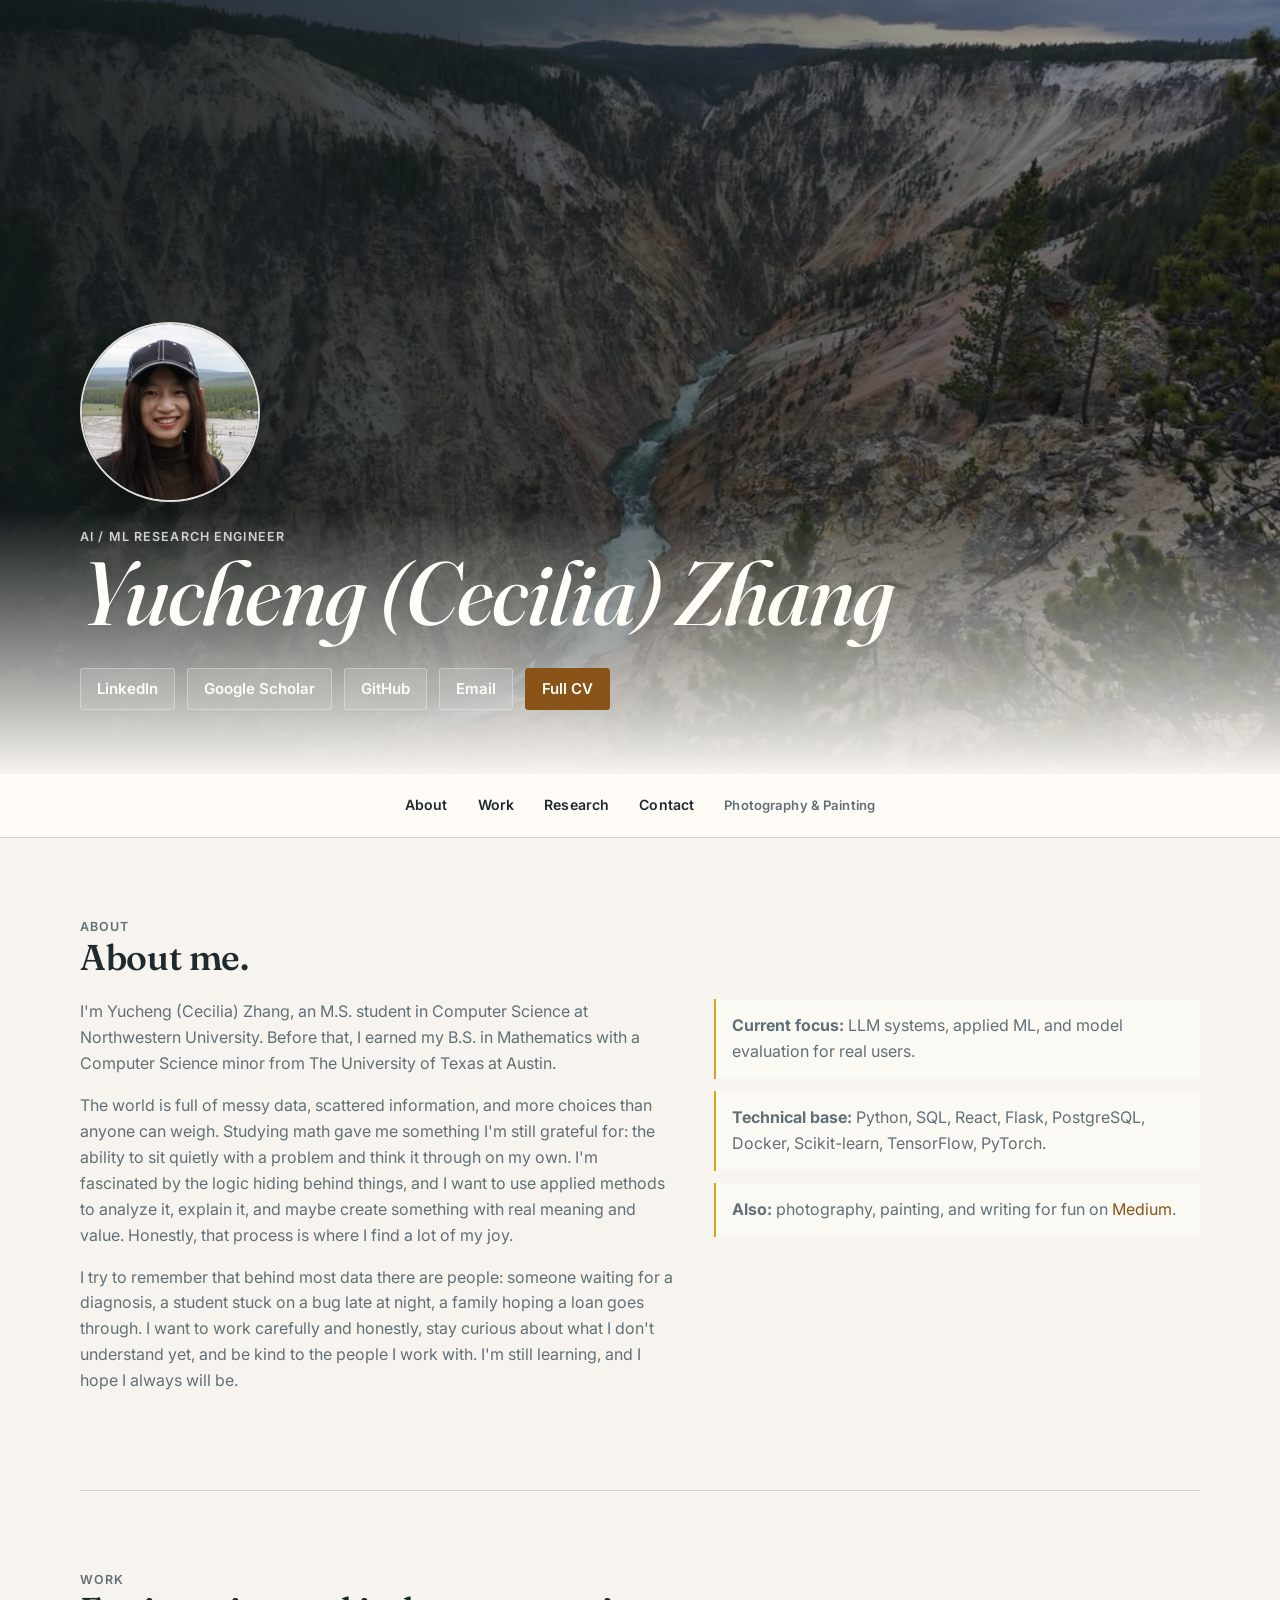
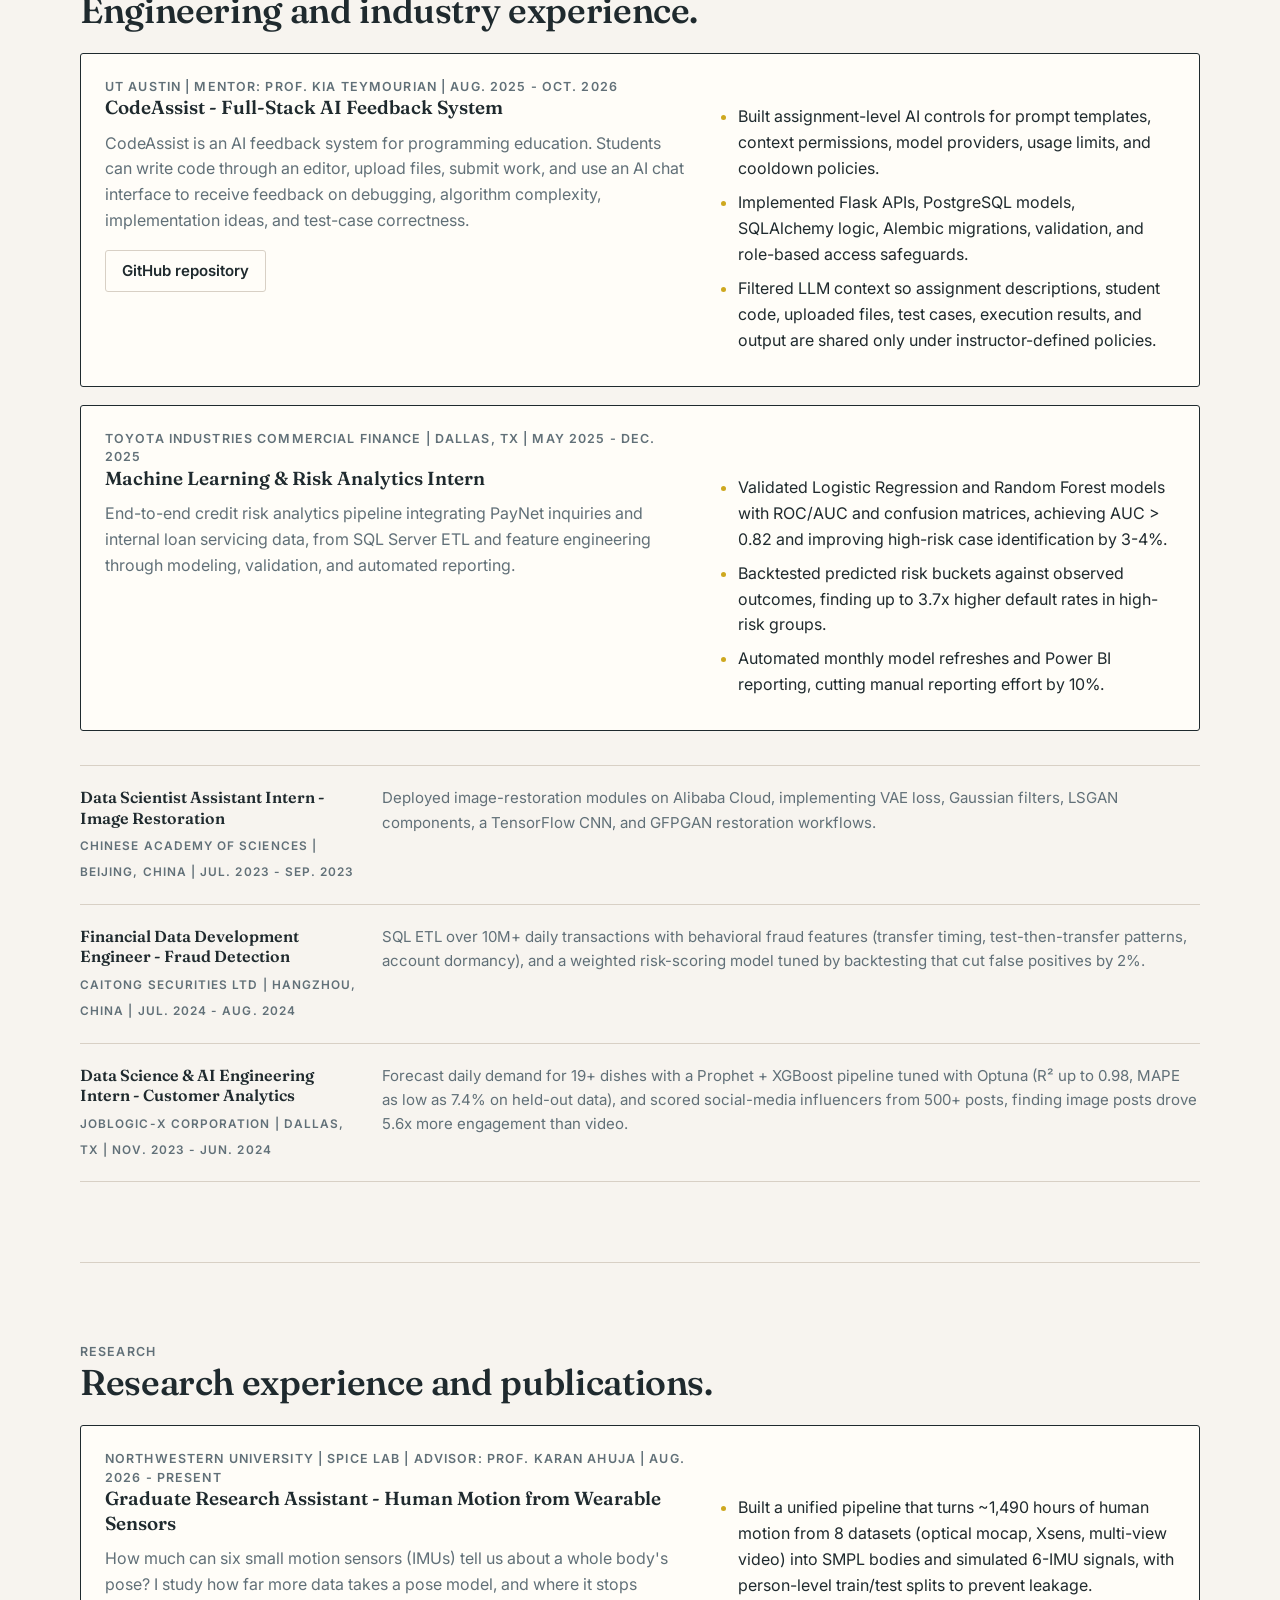
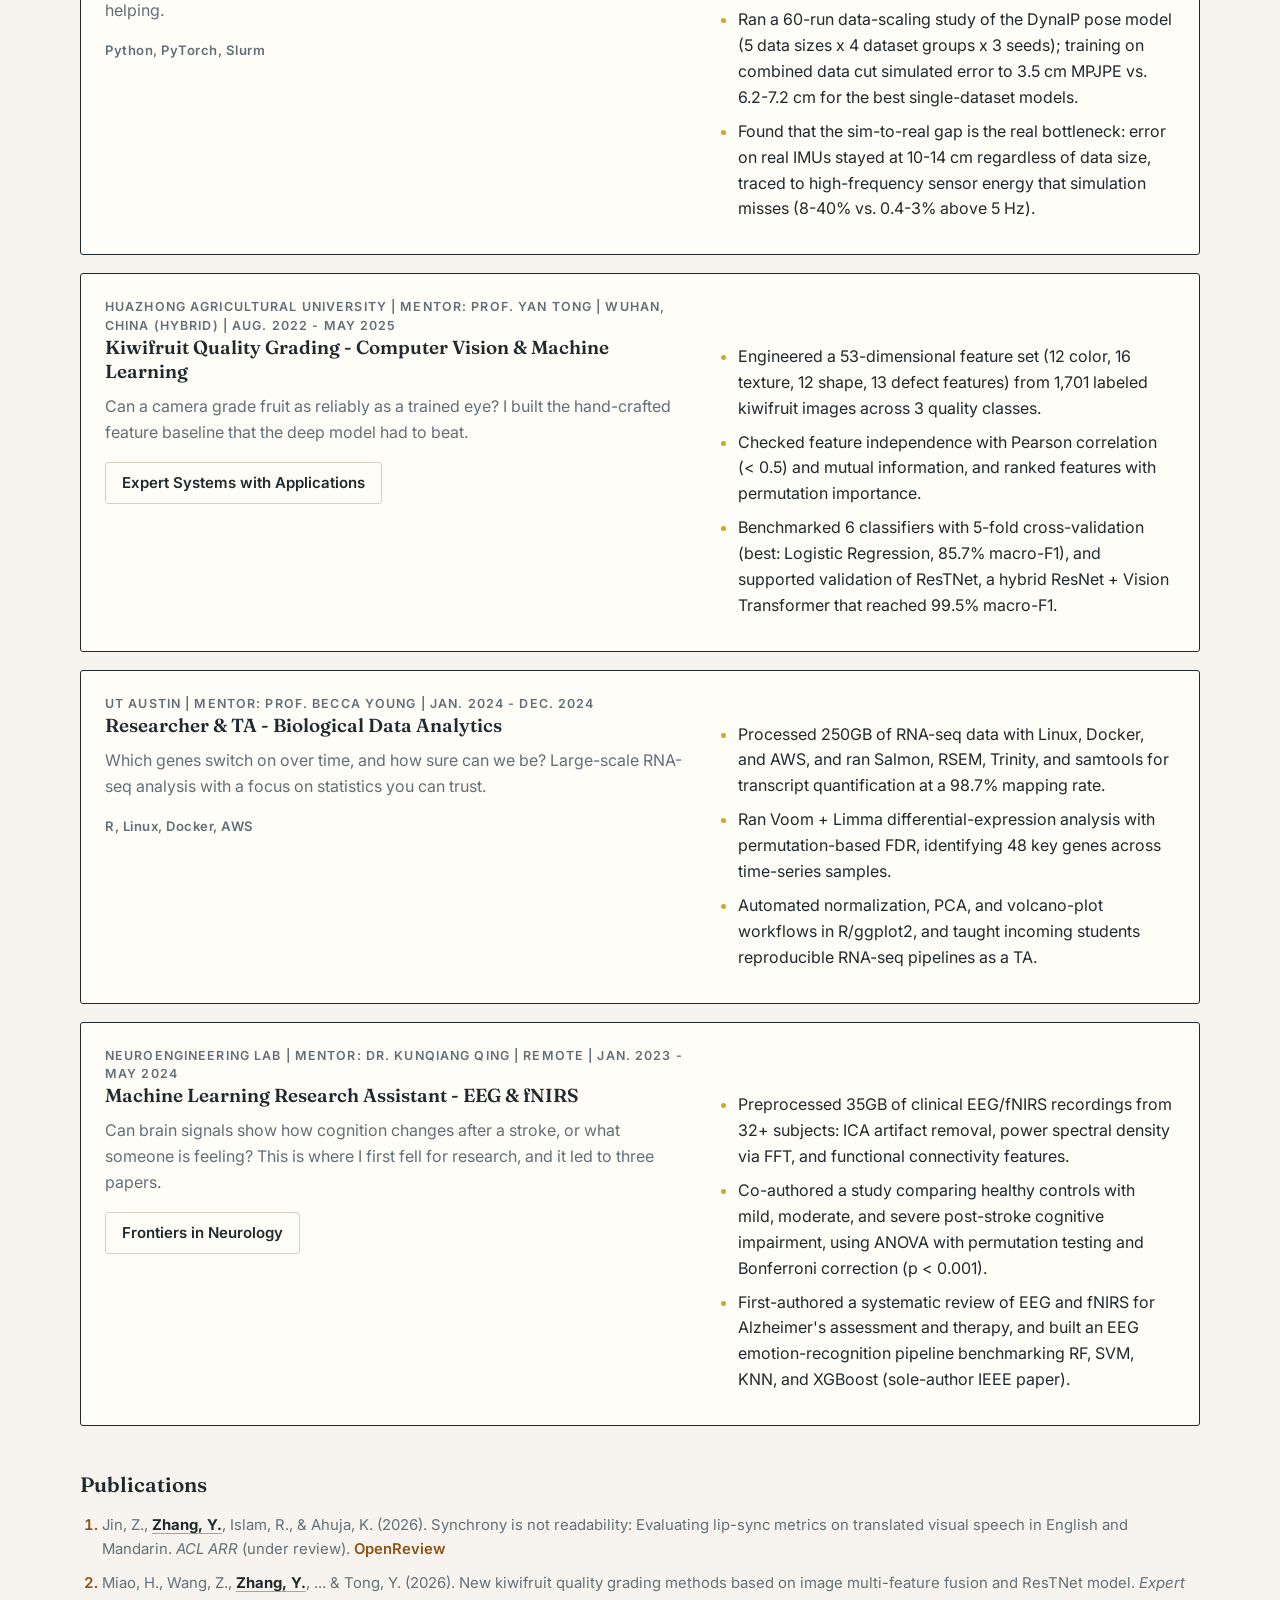
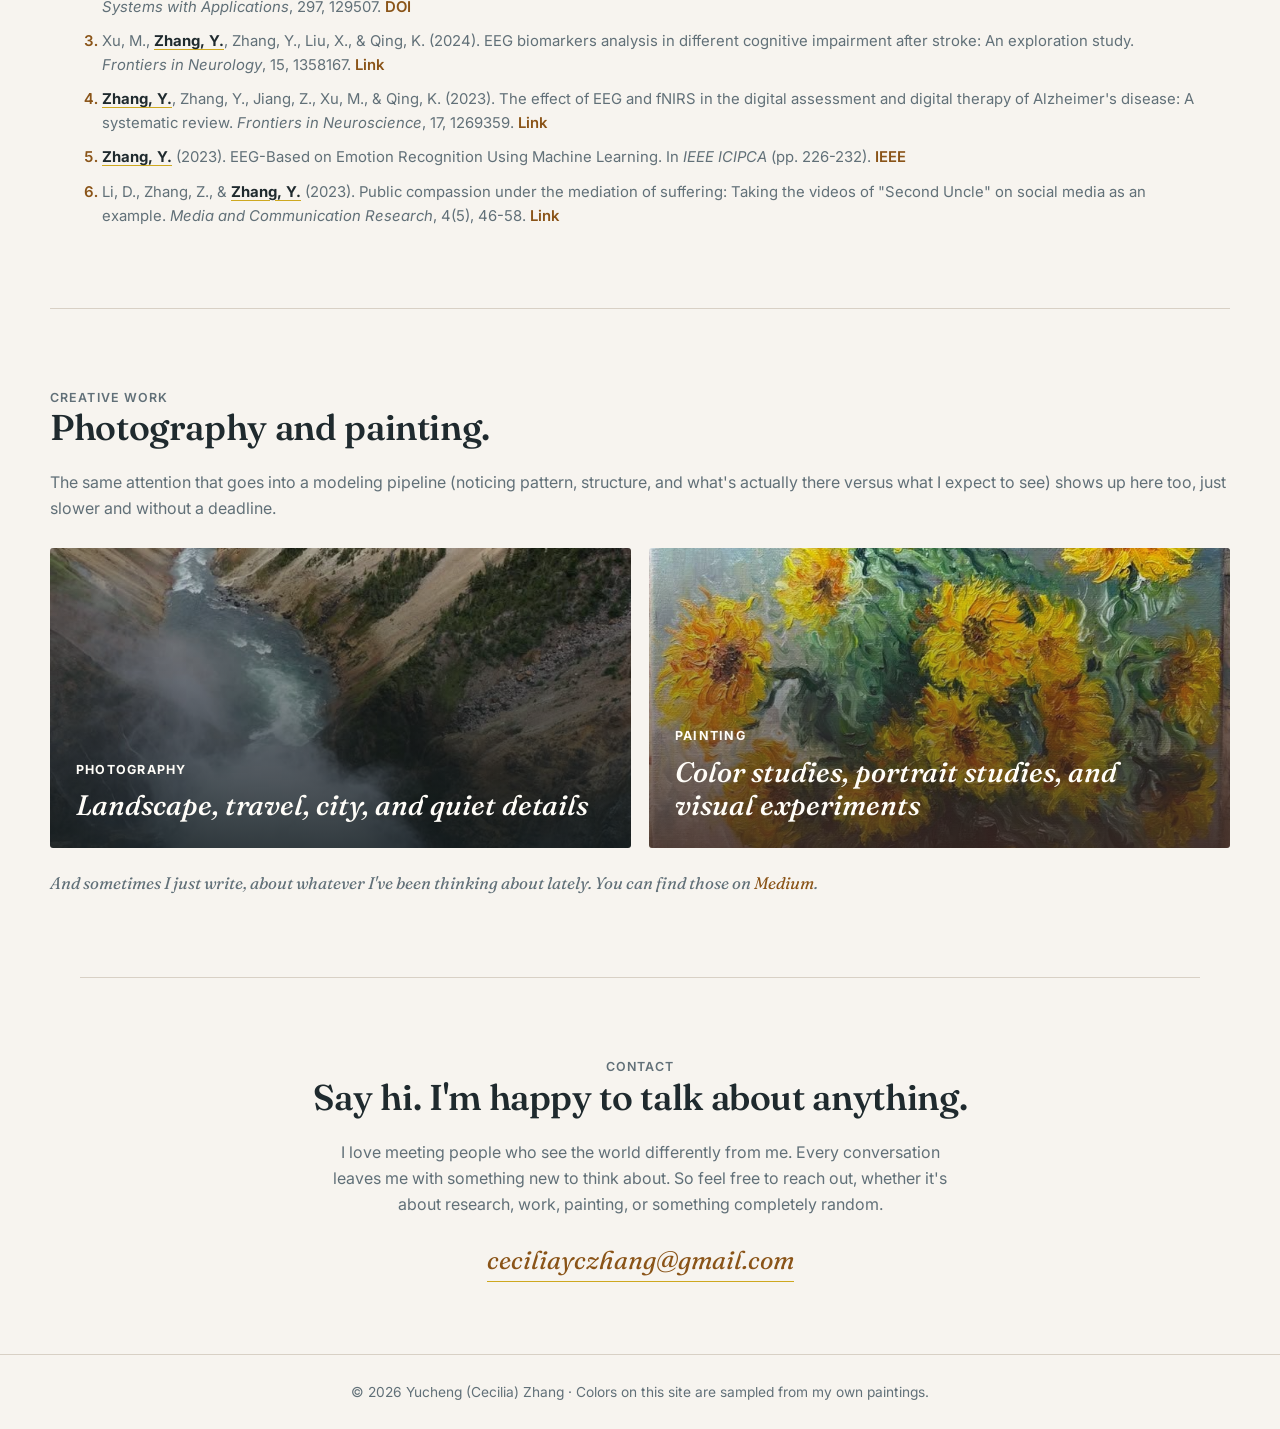
<file: index.html>
<!DOCTYPE html>
<html lang="en">

<head>
    <meta charset="UTF-8">
    <meta name="viewport" content="width=device-width, initial-scale=1.0">
    <title>Yucheng (Cecilia) Zhang | AI/ML Engineer</title>
    <meta name="description" content="Portfolio of Yucheng (Cecilia) Zhang: AI/ML research engineer building applied machine learning systems across financial risk, biomedical data, and human-centered AI, plus photography and painting.">
    <link rel="icon" type="image/png" sizes="32x32" href="imgs/favicon-32.png">
    <link rel="apple-touch-icon" href="imgs/apple-touch-icon.png">
    <meta name="theme-color" content="#f7f4ef">
    <meta property="og:type" content="website">
    <meta property="og:title" content="Yucheng (Cecilia) Zhang | AI/ML Engineer">
    <meta property="og:description" content="AI/ML engineer and M.S. CS student at Northwestern who likes problems that push back. Machine learning research, engineering, painting, and photography.">
    <meta property="og:url" content="https://yuchengzhang-portfolio.vercel.app/">
    <meta property="og:image" content="https://yuchengzhang-portfolio.vercel.app/imgs/og-image.jpg">
    <meta property="og:image:width" content="1200">
    <meta property="og:image:height" content="630">
    <meta name="twitter:card" content="summary_large_image">
    <meta name="twitter:image" content="https://yuchengzhang-portfolio.vercel.app/imgs/og-image.jpg">
    <link rel="preconnect" href="https://fonts.googleapis.com">
    <link rel="preconnect" href="https://fonts.gstatic.com" crossorigin>
    <link href="https://fonts.googleapis.com/css2?family=Fraunces:ital,opsz,wght@0,9..144,300..600;1,9..144,400..560&family=Inter:wght@400;500;600;700&display=swap" rel="stylesheet">
    <link rel="stylesheet" href="css/styles.css">
</head>

<body>

<header class="hero">
    <div class="hero-inner">
        <img src="imgs/profile.jpg" alt="Yucheng (Cecilia) Zhang" class="profile-pic">
        <p class="eyebrow">AI / ML Research Engineer</p>
        <h1>Yucheng (Cecilia) Zhang</h1>
        <div class="hero-actions">
            <a href="https://www.linkedin.com/in/yczcecilia" target="_blank" rel="noopener noreferrer" class="button">LinkedIn</a>
            <a href="https://scholar.google.com/citations?user=Stx_NRQAAAAJ&hl=en" target="_blank" rel="noopener noreferrer" class="button">Google Scholar</a>
            <a href="https://github.com/yczhangcc" target="_blank" rel="noopener noreferrer" class="button">GitHub</a>
            <a href="mailto:ceciliayczhang@gmail.com" class="button">Email</a>
            <a href="cv/CV.pdf" target="_blank" rel="noopener noreferrer" class="button primary">Full CV</a>
        </div>
    </div>
</header>

<nav aria-label="Primary navigation">
    <a href="#about">About</a>
    <a href="#work">Work</a>
    <a href="#research">Research</a>
    <a href="#contact">Contact</a>
    <a href="#creative" class="nav-secondary">Photography &amp; Painting</a>
</nav>

<main>
    <section id="about" class="section">
        <div class="section-kicker">About</div>
        <h2>About me.</h2>
        <div class="two-column">
            <div>
                <p>
                    I'm Yucheng (Cecilia) Zhang, an M.S. student in Computer Science at
                    Northwestern University. Before that, I earned my B.S. in Mathematics with a
                    Computer Science minor from The University of Texas at Austin.
                </p>
                <p>
                    The world is full of messy data, scattered information, and more choices than
                    anyone can weigh. Studying math gave me something I'm still grateful for: the
                    ability to sit quietly with a problem and think it through on my own. I'm
                    fascinated by the logic hiding behind things, and I want to use applied methods
                    to analyze it, explain it, and maybe create something with real meaning and
                    value. Honestly, that process is where I find a lot of my joy.
                </p>
                <p>
                    I try to remember that behind most data there are people: someone waiting
                    for a diagnosis, a student stuck on a bug late at night, a family hoping a
                    loan goes through. I want to work carefully and honestly, stay curious about
                    what I don't understand yet, and be kind to the people I work with. I'm still
                    learning, and I hope I always will be.
                </p>
            </div>
            <div class="signal-list">
                <p><strong>Current focus:</strong> LLM systems, applied ML, and model evaluation for real users.</p>
                <p><strong>Technical base:</strong> Python, SQL, React, Flask, PostgreSQL, Docker, Scikit-learn, TensorFlow, PyTorch.</p>
                <p><strong>Also:</strong> photography, painting, and writing for fun on <a href="https://medium.com/@CeciliaZ" target="_blank" rel="noopener noreferrer">Medium</a>.</p>
            </div>
        </div>
    </section>

    <section id="work" class="section">
        <div class="section-kicker">Work</div>
        <h2>Engineering and industry experience.</h2>

        <div class="work-grid">
            <article class="work-card featured">
                <div class="meta">UT Austin | Mentor: Prof. Kia Teymourian | Aug. 2025 - Oct. 2026</div>
                <h3>CodeAssist - Full-Stack AI Feedback System</h3>
                <p>
                    CodeAssist is an AI feedback system for programming education. Students can
                    write code through an editor, upload files, submit work, and use an AI chat
                    interface to receive feedback on debugging, algorithm complexity, implementation
                    ideas, and test-case correctness.
                </p>
                <ul>
                    <li>Built assignment-level AI controls for prompt templates, context permissions, model providers, usage limits, and cooldown policies.</li>
                    <li>Implemented Flask APIs, PostgreSQL models, SQLAlchemy logic, Alembic migrations, validation, and role-based access safeguards.</li>
                    <li>Filtered LLM context so assignment descriptions, student code, uploaded files, test cases, execution results, and output are shared only under instructor-defined policies.</li>
                </ul>
                <a href="https://github.com/kiat/codeAssist" target="_blank" rel="noopener noreferrer">GitHub repository</a>
            </article>

            <article class="work-card featured">
                <div class="meta">Toyota Industries Commercial Finance | Dallas, TX | May 2025 - Dec. 2025</div>
                <h3>Machine Learning &amp; Risk Analytics Intern</h3>
                <p>
                    End-to-end credit risk analytics pipeline integrating PayNet inquiries and
                    internal loan servicing data, from SQL Server ETL and feature engineering
                    through modeling, validation, and automated reporting.
                </p>
                <ul>
                    <li>Validated Logistic Regression and Random Forest models with ROC/AUC and confusion matrices, achieving AUC &gt; 0.82 and improving high-risk case identification by 3-4%.</li>
                    <li>Backtested predicted risk buckets against observed outcomes, finding up to 3.7x higher default rates in high-risk groups.</li>
                    <li>Automated monthly model refreshes and Power BI reporting, cutting manual reporting effort by 10%.</li>
                </ul>
            </article>
        </div>

        <div class="more-list">
            <article class="more-item">
                <div class="more-item-head">
                    <h3>Data Scientist Assistant Intern - Image Restoration</h3>
                    <span class="meta">Chinese Academy of Sciences | Beijing, China | Jul. 2023 - Sep. 2023</span>
                </div>
                <p>Deployed image-restoration modules on Alibaba Cloud, implementing VAE loss, Gaussian filters, LSGAN components, a TensorFlow CNN, and GFPGAN restoration workflows.</p>
            </article>

            <article class="more-item">
                <div class="more-item-head">
                    <h3>Financial Data Development Engineer - Fraud Detection</h3>
                    <span class="meta">Caitong Securities Ltd | Hangzhou, China | Jul. 2024 - Aug. 2024</span>
                </div>
                <p>SQL ETL over 10M+ daily transactions with behavioral fraud features (transfer timing, test-then-transfer patterns, account dormancy), and a weighted risk-scoring model tuned by backtesting that cut false positives by 2%.</p>
            </article>

            <article class="more-item">
                <div class="more-item-head">
                    <h3>Data Science &amp; AI Engineering Intern - Customer Analytics</h3>
                    <span class="meta">Joblogic-X Corporation | Dallas, TX | Nov. 2023 - Jun. 2024</span>
                </div>
                <p>Forecast daily demand for 19+ dishes with a Prophet + XGBoost pipeline tuned with Optuna (R&sup2; up to 0.98, MAPE as low as 7.4% on held-out data), and scored social-media influencers from 500+ posts, finding image posts drove 5.6x more engagement than video.</p>
            </article>
        </div>
    </section>

    <section id="research" class="section">
        <div class="section-kicker">Research</div>
        <h2>Research experience and publications.</h2>

        <div class="research-list">
            <article class="work-card featured">
                <div class="meta">Northwestern University | SPICE Lab | Advisor: Prof. Karan Ahuja | Aug. 2026 - Present</div>
                <h3>Graduate Research Assistant - Human Motion from Wearable Sensors</h3>
                <p>
                    How much can six small motion sensors (IMUs) tell us about a whole body's pose?
                    I study how far more data takes a pose model, and where it stops helping.
                </p>
                <ul>
                    <li>Built a unified pipeline that turns ~1,490 hours of human motion from 8 datasets (optical mocap, Xsens, multi-view video) into SMPL bodies and simulated 6-IMU signals, with person-level train/test splits to prevent leakage.</li>
                    <li>Ran a 60-run data-scaling study of the DynaIP pose model (5 data sizes x 4 dataset groups x 3 seeds); training on combined data cut simulated error to 3.5 cm MPJPE vs. 6.2-7.2 cm for the best single-dataset models.</li>
                    <li>Found that the sim-to-real gap is the real bottleneck: error on real IMUs stayed at 10-14 cm regardless of data size, traced to high-frequency sensor energy that simulation misses (8-40% vs. 0.4-3% above 5 Hz).</li>
                </ul>
                <span class="card-tools">Python, PyTorch, Slurm</span>
            </article>

            <article class="work-card featured">
                <div class="meta">Huazhong Agricultural University | Mentor: Prof. Yan Tong | Wuhan, China (Hybrid) | Aug. 2022 - May 2025</div>
                <h3>Kiwifruit Quality Grading - Computer Vision &amp; Machine Learning</h3>
                <p>
                    Can a camera grade fruit as reliably as a trained eye? I built the hand-crafted
                    feature baseline that the deep model had to beat.
                </p>
                <ul>
                    <li>Engineered a 53-dimensional feature set (12 color, 16 texture, 12 shape, 13 defect features) from 1,701 labeled kiwifruit images across 3 quality classes.</li>
                    <li>Checked feature independence with Pearson correlation (&lt; 0.5) and mutual information, and ranked features with permutation importance.</li>
                    <li>Benchmarked 6 classifiers with 5-fold cross-validation (best: Logistic Regression, 85.7% macro-F1), and supported validation of ResTNet, a hybrid ResNet + Vision Transformer that reached 99.5% macro-F1.</li>
                </ul>
                <a href="https://doi.org/10.1016/j.eswa.2025.129507" target="_blank" rel="noopener noreferrer">Expert Systems with Applications</a>
            </article>

            <article class="work-card featured">
                <div class="meta">UT Austin | Mentor: Prof. Becca Young | Jan. 2024 - Dec. 2024</div>
                <h3>Researcher &amp; TA - Biological Data Analytics</h3>
                <p>
                    Which genes switch on over time, and how sure can we be? Large-scale RNA-seq
                    analysis with a focus on statistics you can trust.
                </p>
                <ul>
                    <li>Processed 250GB of RNA-seq data with Linux, Docker, and AWS, and ran Salmon, RSEM, Trinity, and samtools for transcript quantification at a 98.7% mapping rate.</li>
                    <li>Ran Voom + Limma differential-expression analysis with permutation-based FDR, identifying 48 key genes across time-series samples.</li>
                    <li>Automated normalization, PCA, and volcano-plot workflows in R/ggplot2, and taught incoming students reproducible RNA-seq pipelines as a TA.</li>
                </ul>
                <span class="card-tools">R, Linux, Docker, AWS</span>
            </article>

            <article class="work-card featured">
                <div class="meta">Neuroengineering Lab | Mentor: Dr. Kunqiang Qing | Remote | Jan. 2023 - May 2024</div>
                <h3>Machine Learning Research Assistant - EEG &amp; fNIRS</h3>
                <p>
                    Can brain signals show how cognition changes after a stroke, or what someone is
                    feeling? This is where I first fell for research, and it led to three papers.
                </p>
                <ul>
                    <li>Preprocessed 35GB of clinical EEG/fNIRS recordings from 32+ subjects: ICA artifact removal, power spectral density via FFT, and functional connectivity features.</li>
                    <li>Co-authored a study comparing healthy controls with mild, moderate, and severe post-stroke cognitive impairment, using ANOVA with permutation testing and Bonferroni correction (p &lt; 0.001).</li>
                    <li>First-authored a systematic review of EEG and fNIRS for Alzheimer's assessment and therapy, and built an EEG emotion-recognition pipeline benchmarking RF, SVM, KNN, and XGBoost (sole-author IEEE paper).</li>
                </ul>
                <a href="https://www.frontiersin.org/journals/neurology/articles/10.3389/fneur.2024.1358167/full" target="_blank" rel="noopener noreferrer">Frontiers in Neurology</a>
            </article>
        </div>

        <div class="pub-block">
            <h3>Publications</h3>
            <ol class="pub-list">
                <li>Jin, Z., <strong>Zhang, Y.</strong>, Islam, R., &amp; Ahuja, K. (2026). Synchrony is not readability: Evaluating lip-sync metrics on translated visual speech in English and Mandarin. <em>ACL ARR</em> (under review). <a href="https://openreview.net/forum?id=CW7dhFQOSA" target="_blank" rel="noopener noreferrer">OpenReview</a></li>
                <li>Miao, H., Wang, Z., <strong>Zhang, Y.</strong>, ... &amp; Tong, Y. (2026). New kiwifruit quality grading methods based on image multi-feature fusion and ResTNet model. <em>Expert Systems with Applications</em>, 297, 129507. <a href="https://doi.org/10.1016/j.eswa.2025.129507" target="_blank" rel="noopener noreferrer">DOI</a></li>
                <li>Xu, M., <strong>Zhang, Y.</strong>, Zhang, Y., Liu, X., &amp; Qing, K. (2024). EEG biomarkers analysis in different cognitive impairment after stroke: An exploration study. <em>Frontiers in Neurology</em>, 15, 1358167. <a href="https://www.frontiersin.org/journals/neurology/articles/10.3389/fneur.2024.1358167/full" target="_blank" rel="noopener noreferrer">Link</a></li>
                <li><strong>Zhang, Y.</strong>, Zhang, Y., Jiang, Z., Xu, M., &amp; Qing, K. (2023). The effect of EEG and fNIRS in the digital assessment and digital therapy of Alzheimer's disease: A systematic review. <em>Frontiers in Neuroscience</em>, 17, 1269359. <a href="https://www.frontiersin.org/journals/neuroscience/articles/10.3389/fnins.2023.1269359/full" target="_blank" rel="noopener noreferrer">Link</a></li>
                <li><strong>Zhang, Y.</strong> (2023). EEG-Based on Emotion Recognition Using Machine Learning. In <em>IEEE ICIPCA</em> (pp. 226-232). <a href="https://ieeexplore.ieee.org/abstract/document/10257784" target="_blank" rel="noopener noreferrer">IEEE</a></li>
                <li>Li, D., Zhang, Z., &amp; <strong>Zhang, Y.</strong> (2023). Public compassion under the mediation of suffering: Taking the videos of "Second Uncle" on social media as an example. <em>Media and Communication Research</em>, 4(5), 46-58. <a href="https://clausiuspress.com/article/8423.html" target="_blank" rel="noopener noreferrer">Link</a></li>
            </ol>
        </div>
    </section>

    <section id="creative" class="section creative-band">
        <div class="section-kicker">Creative Work</div>
        <h2>Photography and painting.</h2>
        <p>
            The same attention that goes into a modeling pipeline (noticing pattern, structure,
            and what's actually there versus what I expect to see) shows up here too, just
            slower and without a deadline.
        </p>
        <div class="creative-grid">
            <a href="photograph/index.html" class="creative-card photo-card">
                <span>Photography</span>
                <strong>Landscape, travel, city, and quiet details</strong>
            </a>
            <a href="painting/index.html" class="creative-card painting-card">
                <span>Painting</span>
                <strong>Color studies, portrait studies, and visual experiments</strong>
            </a>
        </div>
        <p class="creative-aside">
            And sometimes I just write, about whatever I've been thinking about lately.
            You can find those on <a href="https://medium.com/@CeciliaZ" target="_blank" rel="noopener noreferrer">Medium</a>.
        </p>
    </section>

    <section id="contact" class="section contact-section">
        <div class="section-kicker">Contact</div>
        <h2>Say hi. I'm happy to talk about anything.</h2>
        <p class="contact-note">
            I love meeting people who see the world differently from me. Every conversation
            leaves me with something new to think about. So feel free to reach out, whether
            it's about research, work, painting, or something completely random.
        </p>
        <a class="contact-email" href="mailto:ceciliayczhang@gmail.com">ceciliayczhang@gmail.com</a>
    </section>
</main>

<footer>
    <p>&copy; 2026 Yucheng (Cecilia) Zhang &middot; Colors on this site are sampled from my own paintings.</p>
</footer>

</body>
</html>
</file>
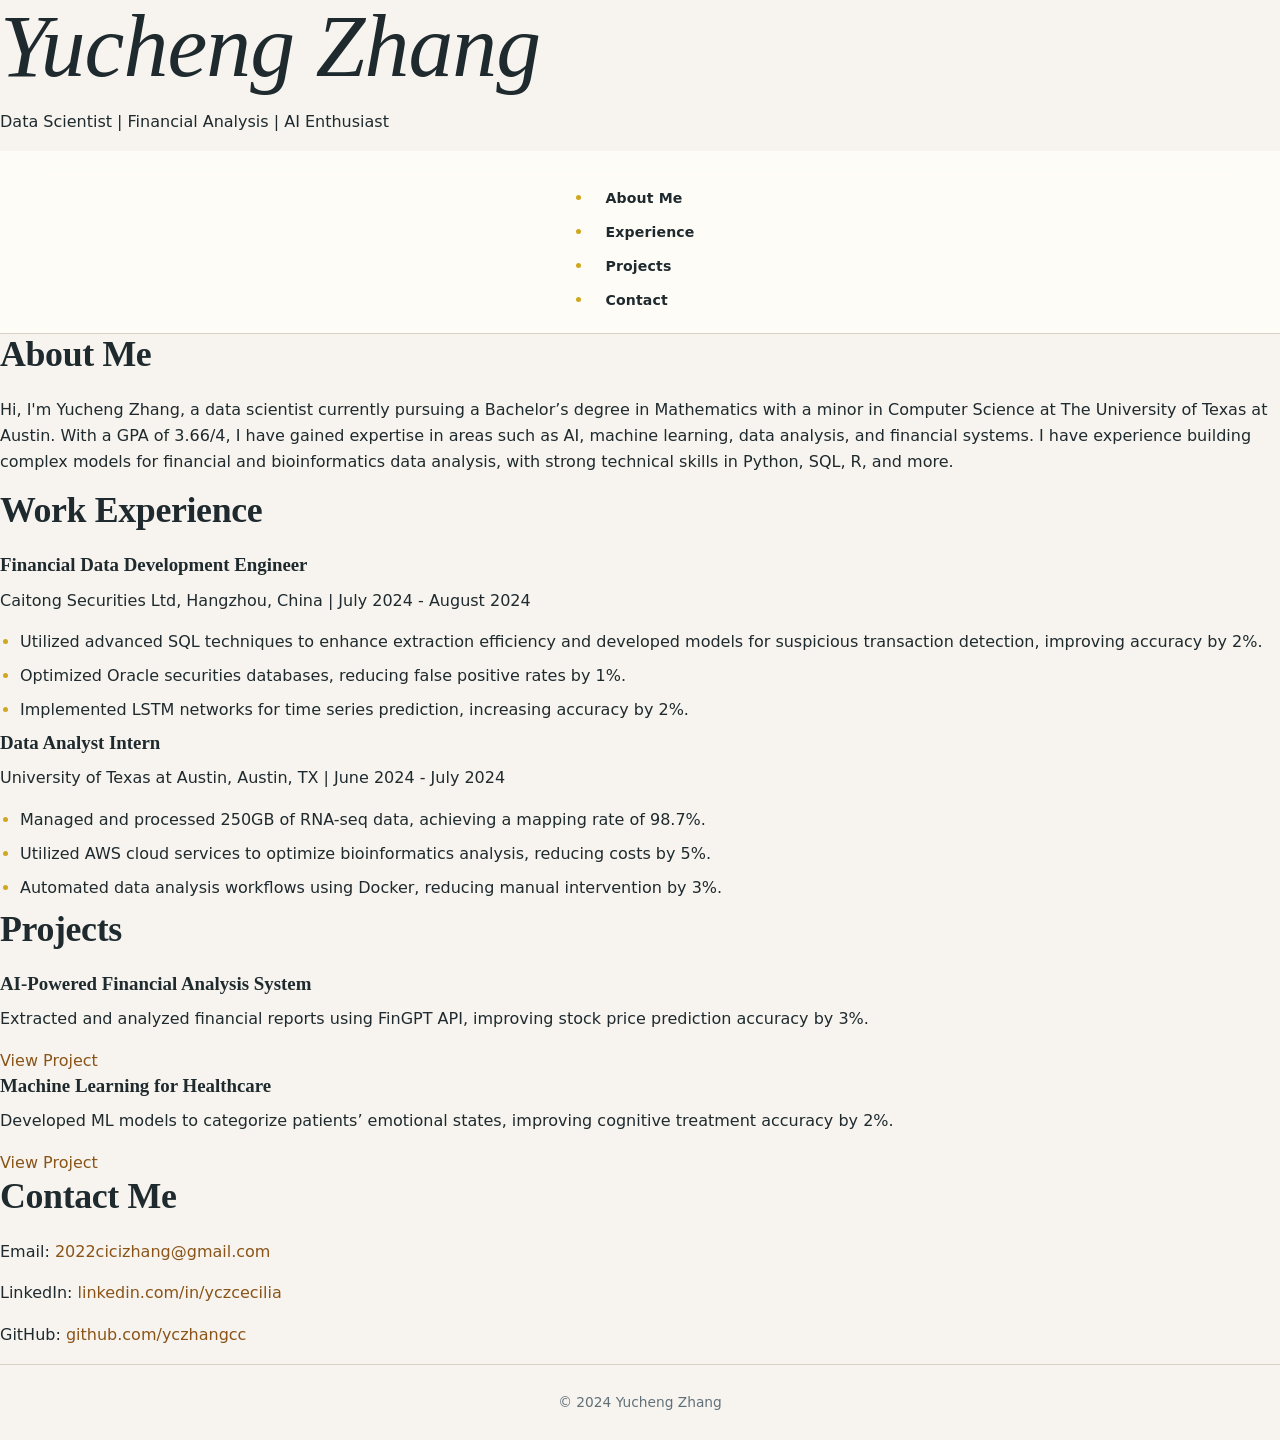
<file: page.html>
<!DOCTYPE html>
<html lang="en">
<head>
    <meta charset="UTF-8">
    <meta name="viewport" content="width=device-width, initial-scale=1.0">
    <title>Yucheng Zhang | Portfolio</title>
    <link rel="stylesheet" href="css/styles.css">
</head>
<body>
    <header>
        <h1>Yucheng Zhang</h1>
        <p>Data Scientist | Financial Analysis | AI Enthusiast</p>
    </header>

    <nav>
        <ul>
            <li><a href="#about">About Me</a></li>
            <li><a href="#experience">Experience</a></li>
            <li><a href="#projects">Projects</a></li>
            <li><a href="#contact">Contact</a></li>
        </ul>
    </nav>

    <section id="about">
        <h2>About Me</h2>
        <p>Hi, I'm Yucheng Zhang, a data scientist currently pursuing a Bachelor’s degree in Mathematics with a minor in Computer Science at The University of Texas at Austin. With a GPA of 3.66/4, I have gained expertise in areas such as AI, machine learning, data analysis, and financial systems. I have experience building complex models for financial and bioinformatics data analysis, with strong technical skills in Python, SQL, R, and more.</p>
    </section>

    <section id="experience">
        <h2>Work Experience</h2>
        <div class="job">
            <h3>Financial Data Development Engineer</h3>
            <p>Caitong Securities Ltd, Hangzhou, China | July 2024 - August 2024</p>
            <ul>
                <li>Utilized advanced SQL techniques to enhance extraction efficiency and developed models for suspicious transaction detection, improving accuracy by 2%.</li>
                <li>Optimized Oracle securities databases, reducing false positive rates by 1%.</li>
                <li>Implemented LSTM networks for time series prediction, increasing accuracy by 2%.</li>
            </ul>
        </div>
        
        <div class="job">
            <h3>Data Analyst Intern</h3>
            <p>University of Texas at Austin, Austin, TX | June 2024 - July 2024</p>
            <ul>
                <li>Managed and processed 250GB of RNA-seq data, achieving a mapping rate of 98.7%.</li>
                <li>Utilized AWS cloud services to optimize bioinformatics analysis, reducing costs by 5%.</li>
                <li>Automated data analysis workflows using Docker, reducing manual intervention by 3%.</li>
            </ul>
        </div>
    </section>

    <section id="projects">
        <h2>Projects</h2>
        <div class="project">
            <h3>AI-Powered Financial Analysis System</h3>
            <p>Extracted and analyzed financial reports using FinGPT API, improving stock price prediction accuracy by 3%.</p>
            <a href="https://github.com/yczhangcc/finanalysis" target="_blank">View Project</a>
        </div>
        <div class="project">
            <h3>Machine Learning for Healthcare</h3>
            <p>Developed ML models to categorize patients’ emotional states, improving cognitive treatment accuracy by 2%.</p>
            <a href="https://www.frontiersin.org/journals/neurology/articles/10.3389/fneur.2024.1358167/full" target="_blank">View Project</a>
        </div>
    </section>

    <section id="contact">
        <h2>Contact Me</h2>
        <p>Email: <a href="mailto:2022cicizhang@gmail.com">2022cicizhang@gmail.com</a></p>
        <p>LinkedIn: <a href="https://www.linkedin.com/in/yczcecilia" target="_blank">linkedin.com/in/yczcecilia</a></p>
        <p>GitHub: <a href="https://github.com/yczhangcc" target="_blank">github.com/yczhangcc</a></p>
    </section>

    <footer>
        <p>&copy; 2024 Yucheng Zhang</p>
    </footer>
</body>
</html>
</file>
<file: css/styles.css>
/* Yucheng Zhang Portfolio */

:root {
  --paper: #f7f4ef;
  --surface: #fffdf8;
  --surface-2: #efe8de;
  --ink: #1f2a2e;
  --muted: #617078;
  --line: #d8d0c5;
  /* Palette pulled from my own paintings (k-means, see tmp/palette_kmeans.py):
     sunflower ochre (Monet study), haystack sienna, deep stem green. */
  --accent: #8a5418;
  --sienna: #975239;
  --sunflower: #cea81f;
  --stem: #2d4038;
  --shadow: 0 10px 28px rgba(31, 42, 46, 0.08);
  --shadow-hover: 0 16px 36px rgba(31, 42, 46, 0.14);
  --font-display: "Fraunces", "Iowan Old Style", ui-serif, Georgia, serif;
  --font-body: Inter, ui-sans-serif, system-ui, -apple-system, BlinkMacSystemFont, "Segoe UI", Arial, sans-serif;
  --radius: 3px;
}

* {
  box-sizing: border-box;
}

html {
  scroll-behavior: smooth;
}

body {
  margin: 0;
  min-height: 100vh;
  color: var(--ink);
  background: var(--paper);
  font-family: var(--font-body);
  line-height: 1.62;
}

img {
  max-width: 100%;
  display: block;
}

a {
  color: var(--accent);
  text-decoration: none;
}

a:hover {
  color: var(--sienna);
  text-decoration: underline;
}

.hero {
  position: relative;
  min-height: 86vh;
  display: grid;
  align-items: end;
  padding: 96px 24px 64px;
  color: #fffdf8;
  overflow: hidden;
  background:
    linear-gradient(90deg, rgba(17, 24, 27, 0.86), rgba(17, 24, 27, 0.56) 54%, rgba(17, 24, 27, 0.26)),
    url("../imgs/hero-photo.jpg") center 38% / cover no-repeat;
}

.hero::after {
  content: "";
  position: absolute;
  inset: auto 0 0;
  height: 34%;
  background: linear-gradient(180deg, rgba(247, 244, 239, 0), var(--paper));
  pointer-events: none;
}

.hero-inner {
  position: relative;
  z-index: 1;
  width: min(1120px, 100%);
  margin: 0 auto;
}

.profile-pic {
  width: 180px;
  height: 180px;
  border-radius: 999px;
  object-fit: cover;
  border: 2px solid rgba(255, 253, 248, 0.85);
  box-shadow: 0 14px 30px rgba(0, 0, 0, 0.28);
  margin-bottom: 26px;
}

.eyebrow,
.section-kicker,
.meta {
  margin: 0;
  color: var(--muted);
  font-family: var(--font-body);
  font-size: 0.78rem;
  font-weight: 600;
  line-height: 1.5;
  text-transform: uppercase;
  letter-spacing: 0.09em;
}

.hero .eyebrow {
  color: rgba(255, 253, 248, 0.78);
}

h1,
h2,
h3,
p {
  margin-top: 0;
}

h1,
h2,
h3 {
  font-family: var(--font-display);
  font-weight: 560;
  letter-spacing: -0.01em;
}

h1 {
  max-width: 920px;
  margin-bottom: 18px;
  font-size: clamp(2.7rem, 7vw, 5.6rem);
  font-weight: 480;
  font-style: italic;
  line-height: 1.02;
}

h2 {
  margin-bottom: 22px;
  color: var(--ink);
  font-size: clamp(1.7rem, 2.8vw, 2.7rem);
  line-height: 1.14;
}

h3 {
  margin-bottom: 10px;
  color: var(--ink);
  font-size: 1.18rem;
  font-weight: 600;
  line-height: 1.28;
  letter-spacing: 0;
}

.hero h1 {
  margin-bottom: 30px;
}

.hero-copy {
  max-width: 700px;
  margin-bottom: 26px;
  color: rgba(255, 253, 248, 0.88);
  font-size: clamp(1.02rem, 1.5vw, 1.2rem);
}

.hero-actions,
.resume-grid {
  display: flex;
  flex-wrap: wrap;
  gap: 12px;
}

.button,
.resume-grid a,
.work-card a {
  display: inline-flex;
  align-items: center;
  justify-content: center;
  min-height: 42px;
  padding: 10px 16px;
  border: 1px solid var(--line);
  border-radius: var(--radius);
  background: var(--surface);
  color: var(--ink);
  font-weight: 600;
  font-size: 0.94rem;
  line-height: 1.2;
  text-decoration: none;
  transition: transform 0.15s ease, background 0.15s ease, border-color 0.15s ease, color 0.15s ease;
}

.hero .button {
  border-color: rgba(255, 253, 248, 0.32);
  background: rgba(255, 253, 248, 0.1);
  color: #fffdf8;
  backdrop-filter: blur(14px);
}

.button.primary,
.resume-grid a:first-child {
  border-color: var(--accent);
  background: var(--accent);
  color: #fffdf8;
}

.button:hover,
.resume-grid a:hover,
.work-card a:hover {
  transform: translateY(-1px);
  color: #fffdf8;
  background: var(--ink);
  border-color: var(--ink);
  text-decoration: none;
}

nav {
  position: sticky;
  top: 0;
  z-index: 20;
  display: flex;
  justify-content: center;
  align-items: center;
  gap: 4px;
  flex-wrap: wrap;
  padding: 12px 18px;
  background: rgba(255, 253, 248, 0.88);
  border-bottom: 1px solid var(--line);
  backdrop-filter: blur(18px);
}

nav a {
  padding: 8px 13px;
  border-radius: var(--radius);
  color: var(--ink);
  font-size: 0.88rem;
  font-weight: 600;
  letter-spacing: 0.01em;
}

nav a.nav-secondary {
  color: var(--muted);
  font-size: 0.82rem;
}

nav a:hover {
  color: var(--accent);
  background: rgba(206, 168, 31, 0.12);
  text-decoration: none;
}

.section {
  width: min(1120px, calc(100% - 32px));
  margin: 0 auto;
  padding: 80px 0;
}

.section + .section {
  border-top: 1px solid var(--line);
}

.two-column {
  display: grid;
  grid-template-columns: minmax(0, 1.1fr) minmax(280px, 0.9fr);
  gap: 40px;
  align-items: start;
}

.two-column p,
.work-card p,
.creative-band > p,
.gallery-intro p {
  color: var(--muted);
}

.signal-list {
  display: grid;
  gap: 12px;
}

.signal-list p {
  margin: 0;
  padding: 14px 16px;
  border-left: 2px solid var(--sunflower);
  background: rgba(255, 253, 248, 0.6);
}

.work-grid {
  display: grid;
  grid-template-columns: repeat(2, minmax(0, 1fr));
  gap: 18px;
}

.work-card {
  position: relative;
  padding: 24px;
  border: 1px solid var(--line);
  border-radius: var(--radius);
  background: var(--surface);
  box-shadow: none;
}

.work-card.featured {
  grid-column: 1 / -1;
  display: grid;
  grid-template-columns: minmax(0, 1fr) minmax(280px, 0.78fr);
  column-gap: 28px;
  grid-template-rows: auto auto auto 1fr;
  align-items: start;
  border-color: var(--ink);
  border-width: 1px;
}

.work-card.featured .meta,
.work-card.featured h3,
.work-card.featured p,
.work-card.featured a {
  grid-column: 1;
}

.work-card.featured > a {
  justify-self: start;
  align-self: start;
}

.work-card.featured ul {
  grid-column: 2;
  grid-row: 2 / span 3;
  margin-top: 0;
}

ul {
  margin: 14px 0 0;
  padding-left: 20px;
}

li {
  margin: 8px 0;
}

li::marker {
  color: var(--sunflower);
}

/* Research section */
.research-list {
  display: grid;
  gap: 18px;
}

.card-tools {
  grid-column: 1;
  align-self: start;
  color: var(--muted);
  font-size: 0.82rem;
  font-weight: 600;
  letter-spacing: 0.04em;
}

.pub-block {
  margin-top: 46px;
}

.pub-block h3 {
  font-size: 1.3rem;
  margin-bottom: 14px;
}

.pub-list {
  margin: 0;
  padding-left: 22px;
  display: grid;
  gap: 10px;
}

.pub-list li {
  margin: 0;
  color: var(--muted);
  font-size: 0.93rem;
}

.pub-list li::marker {
  color: var(--accent);
  font-weight: 600;
}

.pub-list strong {
  color: var(--ink);
  text-decoration: underline;
  text-decoration-color: var(--sunflower);
  text-underline-offset: 3px;
}

.pub-list a {
  font-weight: 600;
  white-space: nowrap;
}

.more-list {
  margin-top: 34px;
  border-top: 1px solid var(--line);
}

.more-item {
  display: grid;
  grid-template-columns: minmax(200px, 0.34fr) minmax(0, 1fr);
  gap: 24px;
  align-items: baseline;
  padding: 20px 0;
  border-bottom: 1px solid var(--line);
}

.more-item-head h3 {
  margin-bottom: 4px;
  font-size: 1rem;
}

.more-item-head .meta {
  font-size: 0.74rem;
}

.more-item p {
  margin: 0;
  color: var(--muted);
  font-size: 0.94rem;
}

.creative-band {
  width: min(1180px, calc(100% - 32px));
}

.creative-grid {
  display: grid;
  grid-template-columns: repeat(2, minmax(0, 1fr));
  gap: 18px;
  margin-top: 26px;
}

.creative-card {
  min-height: 300px;
  display: flex;
  flex-direction: column;
  justify-content: end;
  gap: 8px;
  padding: 26px;
  border-radius: var(--radius);
  color: #fffdf8;
  overflow: hidden;
  background: #243338;
  box-shadow: none;
  transition: transform 0.2s ease;
}

.creative-card:hover {
  color: #fffdf8;
  transform: translateY(-3px);
  text-decoration: none;
}

.photo-card {
  background:
    linear-gradient(180deg, rgba(20, 29, 32, 0.08), rgba(20, 29, 32, 0.82)),
    url("../imgs/creative-photo.jpg") center / cover no-repeat;
}

.painting-card {
  background:
    linear-gradient(180deg, rgba(57, 37, 31, 0.1), rgba(57, 37, 31, 0.84)),
    url("../painting/painting-01.jpg") center 30% / cover no-repeat;
}

.creative-aside {
  margin: 22px 0 0;
  color: var(--muted);
  font-family: var(--font-display);
  font-style: italic;
  font-size: 1.05rem;
}

.creative-card span {
  font-family: var(--font-body);
  font-size: 0.78rem;
  font-weight: 700;
  letter-spacing: 0.1em;
  text-transform: uppercase;
}

.creative-card strong {
  max-width: 520px;
  font-family: var(--font-display);
  font-weight: 500;
  font-style: italic;
  font-size: clamp(1.3rem, 2.2vw, 1.85rem);
  line-height: 1.2;
}

.resume-grid {
  align-items: stretch;
}

.resume-grid a {
  flex: 0 1 280px;
}

.contact-section {
  padding-bottom: 72px;
  text-align: center;
}

.contact-section h2 {
  max-width: 720px;
  margin-left: auto;
  margin-right: auto;
}

.contact-note {
  max-width: 620px;
  margin: 0 auto 22px;
  color: var(--muted);
}

.contact-email {
  display: inline-block;
  font-family: var(--font-display);
  font-style: italic;
  font-size: clamp(1.2rem, 2.4vw, 1.6rem);
  border-bottom: 1px solid var(--sunflower);
}

.contact-email:hover {
  text-decoration: none;
  border-bottom-color: var(--sienna);
}



footer {
  padding: 26px;
  border-top: 1px solid var(--line);
  color: var(--muted);
  text-align: center;
  font-size: 0.86rem;
}

footer p {
  margin: 0;
}

/* ---------- Gallery pages ---------- */

.gallery-page {
  background: var(--paper);
}

.gallery-hero {
  min-height: 50vh;
  display: grid;
  align-items: end;
  padding: 84px 24px 54px;
  color: #fffdf8;
  background:
    linear-gradient(90deg, rgba(17, 24, 27, 0.84), rgba(17, 24, 27, 0.38)),
    url("../imgs/gallery-photo-hero.jpg") center / cover no-repeat;
}

.painting-hero {
  background:
    linear-gradient(90deg, rgba(38, 28, 24, 0.86), rgba(38, 28, 24, 0.4)),
    url("../painting/painting-01.jpg") center 30% / cover no-repeat;
}

.gallery-hero-inner {
  width: min(1120px, 100%);
  margin: 0 auto;
}

.back-link {
  display: inline-flex;
  margin-bottom: 26px;
  color: rgba(255, 253, 248, 0.82);
  font-family: var(--font-body);
  font-size: 0.85rem;
  font-weight: 600;
  letter-spacing: 0.03em;
}

.back-link:hover {
  color: #fffdf8;
}

.gallery-hero h1 {
  margin-bottom: 16px;
  font-size: clamp(2.6rem, 6vw, 4.6rem);
}

.gallery-hero p {
  max-width: 720px;
  margin-bottom: 0;
  color: rgba(255, 253, 248, 0.86);
  font-size: 1.04rem;
}

.gallery-intro {
  width: min(880px, calc(100% - 32px));
  margin: 0 auto;
  padding: 60px 0 12px;
}

.gallery-count {
  color: var(--muted);
  font-size: 0.86rem;
}

/* Uniform image grid - each tile keeps a consistent ratio via object-fit:cover
   so mixed landscape/portrait photos never look squeezed or distorted.
   Clicking a tile opens the full, uncropped image in the lightbox. */
.photo-grid {
  width: min(1180px, calc(100% - 32px));
  margin: 8px auto 90px;
  display: grid;
  grid-template-columns: repeat(auto-fill, minmax(230px, 1fr));
  gap: 14px;
}

.photo-grid figure {
  margin: 0;
  position: relative;
  overflow: hidden;
  border-radius: var(--radius);
  background: var(--surface-2);
  aspect-ratio: 4 / 5;
}

.photo-grid img {
  width: 100%;
  height: 100%;
  display: block;
  object-fit: cover;
  cursor: zoom-in;
  transition: transform 0.5s ease;
}

.photo-grid figure:hover img {
  transform: scale(1.04);
}

@media (max-width: 560px) {
  .photo-grid {
    grid-template-columns: repeat(2, minmax(0, 1fr));
    gap: 8px;
  }
}

/* Painting grid: image, title, k-means palette strip */
.art-grid {
  width: min(1180px, calc(100% - 32px));
  margin: 8px auto 90px;
  display: grid;
  grid-template-columns: repeat(auto-fill, minmax(240px, 1fr));
  gap: 34px 18px;
}

.art {
  margin: 0;
}

.art-frame {
  overflow: hidden;
  border-radius: var(--radius);
  background: var(--surface-2);
  aspect-ratio: 4 / 5;
  cursor: zoom-in;
}

.art-frame img {
  width: 100%;
  height: 100%;
  object-fit: cover;
  transition: transform 0.5s ease;
}

.art:hover .art-frame img {
  transform: scale(1.04);
}

.art figcaption {
  display: flex;
  justify-content: space-between;
  align-items: center;
  gap: 12px;
  padding-top: 10px;
}

.art-title {
  font-family: var(--font-display);
  font-style: italic;
  font-size: 0.98rem;
  line-height: 1.3;
}

.swatches {
  display: inline-flex;
  flex-shrink: 0;
  padding-left: 3px;
}

.swatches i {
  width: 14px;
  height: 14px;
  border-radius: 999px;
  margin-left: -3px;
  border: 1.5px solid var(--paper);
  box-shadow: inset 0 0 0 1px rgba(31, 42, 46, 0.14);
}

@media (max-width: 560px) {
  .art-grid {
    grid-template-columns: repeat(2, minmax(0, 1fr));
    gap: 22px 10px;
  }

  .art figcaption {
    flex-direction: column;
    align-items: flex-start;
    gap: 6px;
  }

  .art-title {
    font-size: 0.86rem;
  }

  .swatches i {
    width: 11px;
    height: 11px;
  }
}

/* Lightbox */
.lightbox {
  position: fixed;
  inset: 0;
  z-index: 100;
  display: none;
  align-items: center;
  justify-content: center;
  padding: 40px;
  background: rgba(15, 19, 21, 0.94);
}

.lightbox.is-open {
  display: flex;
}

.lightbox-figure {
  margin: 0;
  display: flex;
  flex-direction: column;
  align-items: center;
  max-width: 100%;
}

.lightbox-caption {
  width: min(640px, 100%);
  padding-top: 16px;
  color: #fffdf8;
  text-align: center;
}

.lightbox-caption p {
  margin: 0;
}

.lb-title {
  font-family: var(--font-display);
  font-style: italic;
  font-size: 1.2rem;
}

.lightbox-caption .lb-meta {
  margin-top: 2px;
  color: rgba(255, 253, 248, 0.62);
  font-size: 0.78rem;
  letter-spacing: 0.08em;
  text-transform: uppercase;
}

.lightbox-caption .lb-note {
  margin-top: 10px;
  color: rgba(255, 253, 248, 0.86);
  font-size: 0.95rem;
}

.lb-palette {
  display: flex;
  justify-content: center;
  align-items: center;
  gap: 12px;
  margin-top: 12px;
}

.lb-palette .swatches i {
  width: 18px;
  height: 18px;
  border-color: rgba(15, 19, 21, 0.94);
}

.lb-kmeans {
  color: rgba(255, 253, 248, 0.5);
  font-size: 0.72rem;
  letter-spacing: 0.06em;
}

.lightbox img {
  max-width: 100%;
  max-height: 70vh;
  border-radius: 2px;
  box-shadow: 0 30px 70px rgba(0, 0, 0, 0.5);
}

.lightbox-close,
.lightbox-prev,
.lightbox-next {
  position: absolute;
  border: 1px solid rgba(255, 253, 248, 0.3);
  background: rgba(255, 253, 248, 0.08);
  color: #fffdf8;
  border-radius: 999px;
  width: 44px;
  height: 44px;
  display: flex;
  align-items: center;
  justify-content: center;
  font-family: var(--font-body);
  font-size: 1.1rem;
  cursor: pointer;
}

.lightbox-close:hover,
.lightbox-prev:hover,
.lightbox-next:hover {
  background: rgba(255, 253, 248, 0.18);
}

.lightbox-close {
  top: 22px;
  right: 22px;
}

.lightbox-prev {
  left: 22px;
  top: 50%;
  transform: translateY(-50%);
}

.lightbox-next {
  right: 22px;
  top: 50%;
  transform: translateY(-50%);
}

@media (max-width: 560px) {
  .lightbox {
    padding: 18px;
  }

  .lightbox-prev,
  .lightbox-next {
    width: 38px;
    height: 38px;
  }
}

@media (max-width: 860px) {
  .hero {
    min-height: 78vh;
    padding-top: 76px;
  }

  .two-column,
  .work-grid,
  .work-card.featured,
  .more-item,
  .creative-grid {
    grid-template-columns: 1fr;
  }

  .work-card.featured .meta,
  .work-card.featured h3,
  .work-card.featured p,
  .work-card.featured a,
  .work-card.featured ul {
    grid-column: auto;
    grid-row: auto;
  }

  .more-item {
    gap: 6px;
  }

  .more-item-head .meta {
    margin-top: 2px;
  }
}

@media (max-width: 560px) {
  .hero,
  .gallery-hero {
    padding-left: 18px;
    padding-right: 18px;
  }

  .profile-pic {
    width: 140px;
    height: 140px;
  }

  .hero-actions {
    display: grid;
    grid-template-columns: repeat(2, minmax(0, 1fr));
    gap: 8px;
  }

  .hero-actions .button.primary {
    grid-column: 1 / -1;
    order: -1;
  }

  h1 {
    font-size: clamp(2.3rem, 14vw, 3.6rem);
  }

  h2 {
    font-size: 1.6rem;
  }

  nav {
    justify-content: flex-start;
    overflow-x: auto;
  }

  nav a {
    white-space: nowrap;
  }

  .section {
    width: min(100% - 24px, 1120px);
    padding: 56px 0;
  }

  .work-card {
    padding: 18px;
  }

  .more-item {
    padding: 16px 0;
  }

  .creative-card {
    min-height: 230px;
  }
}
</file>
